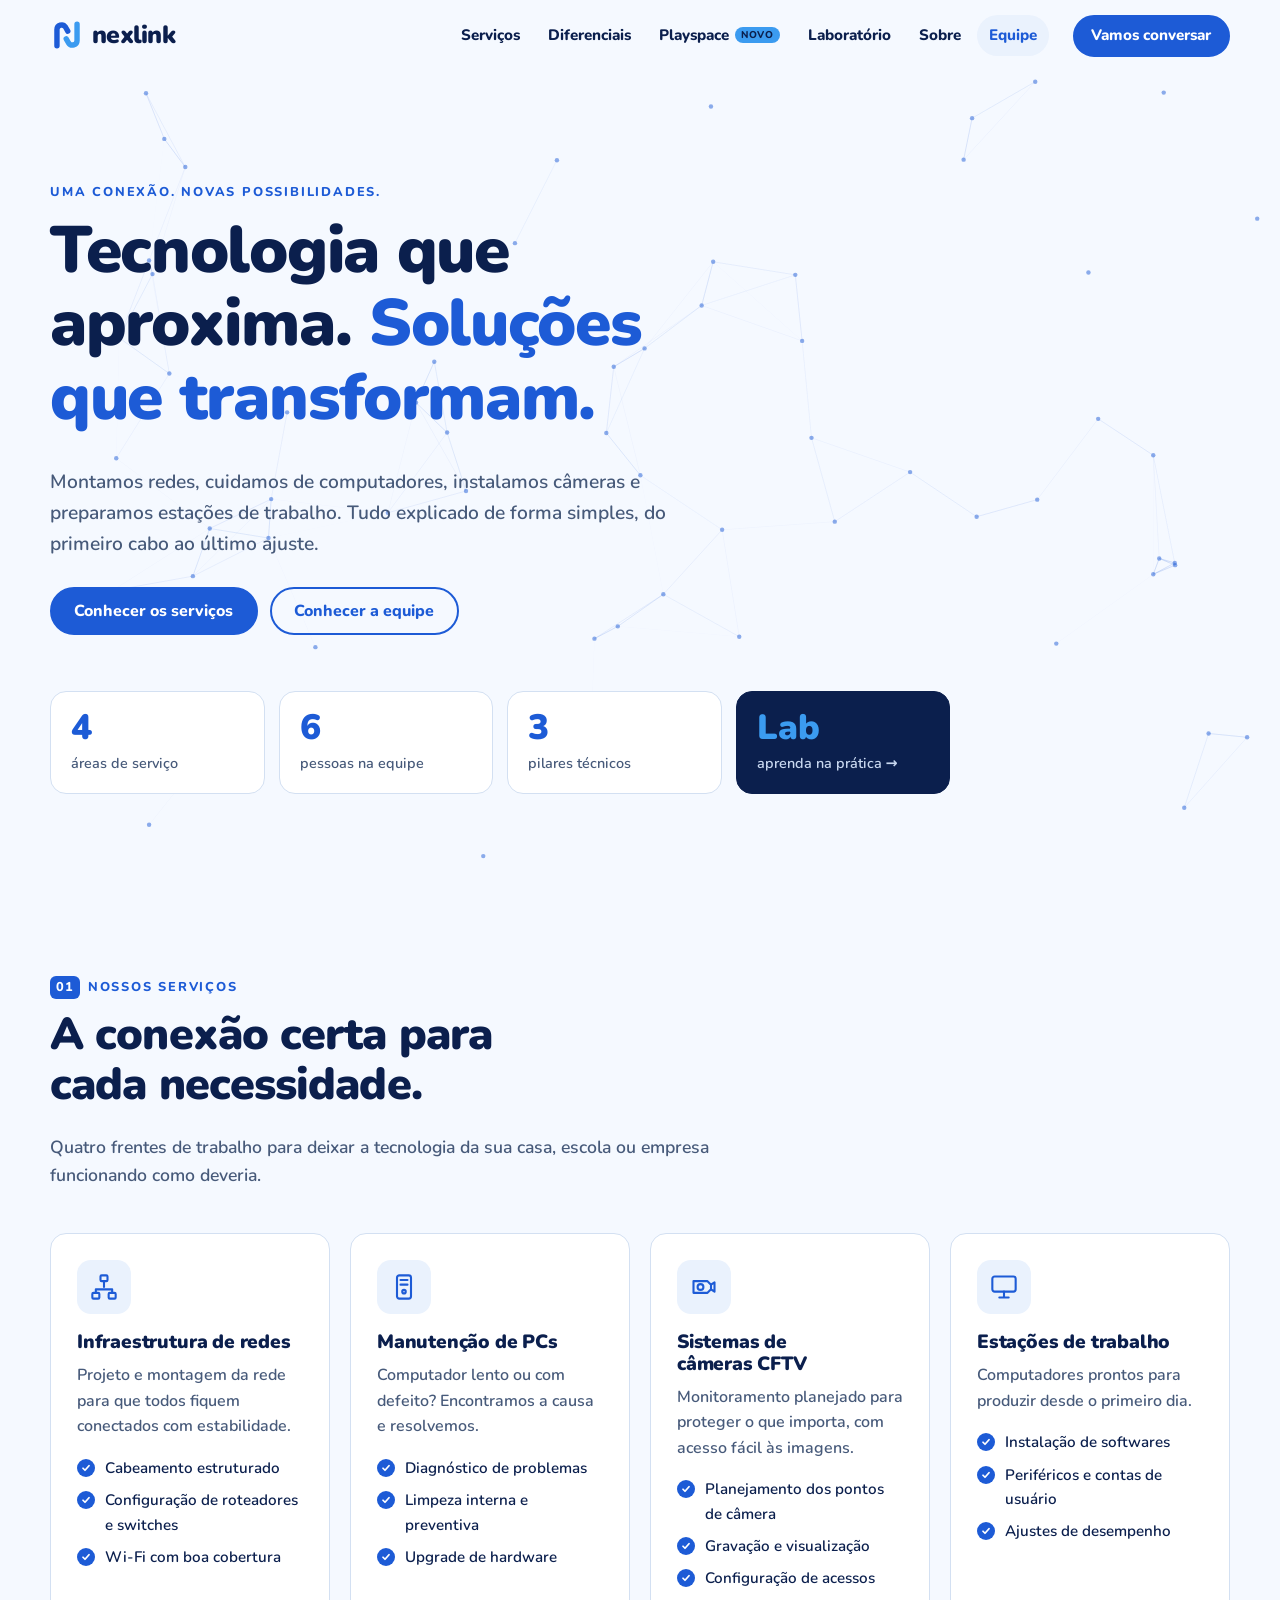
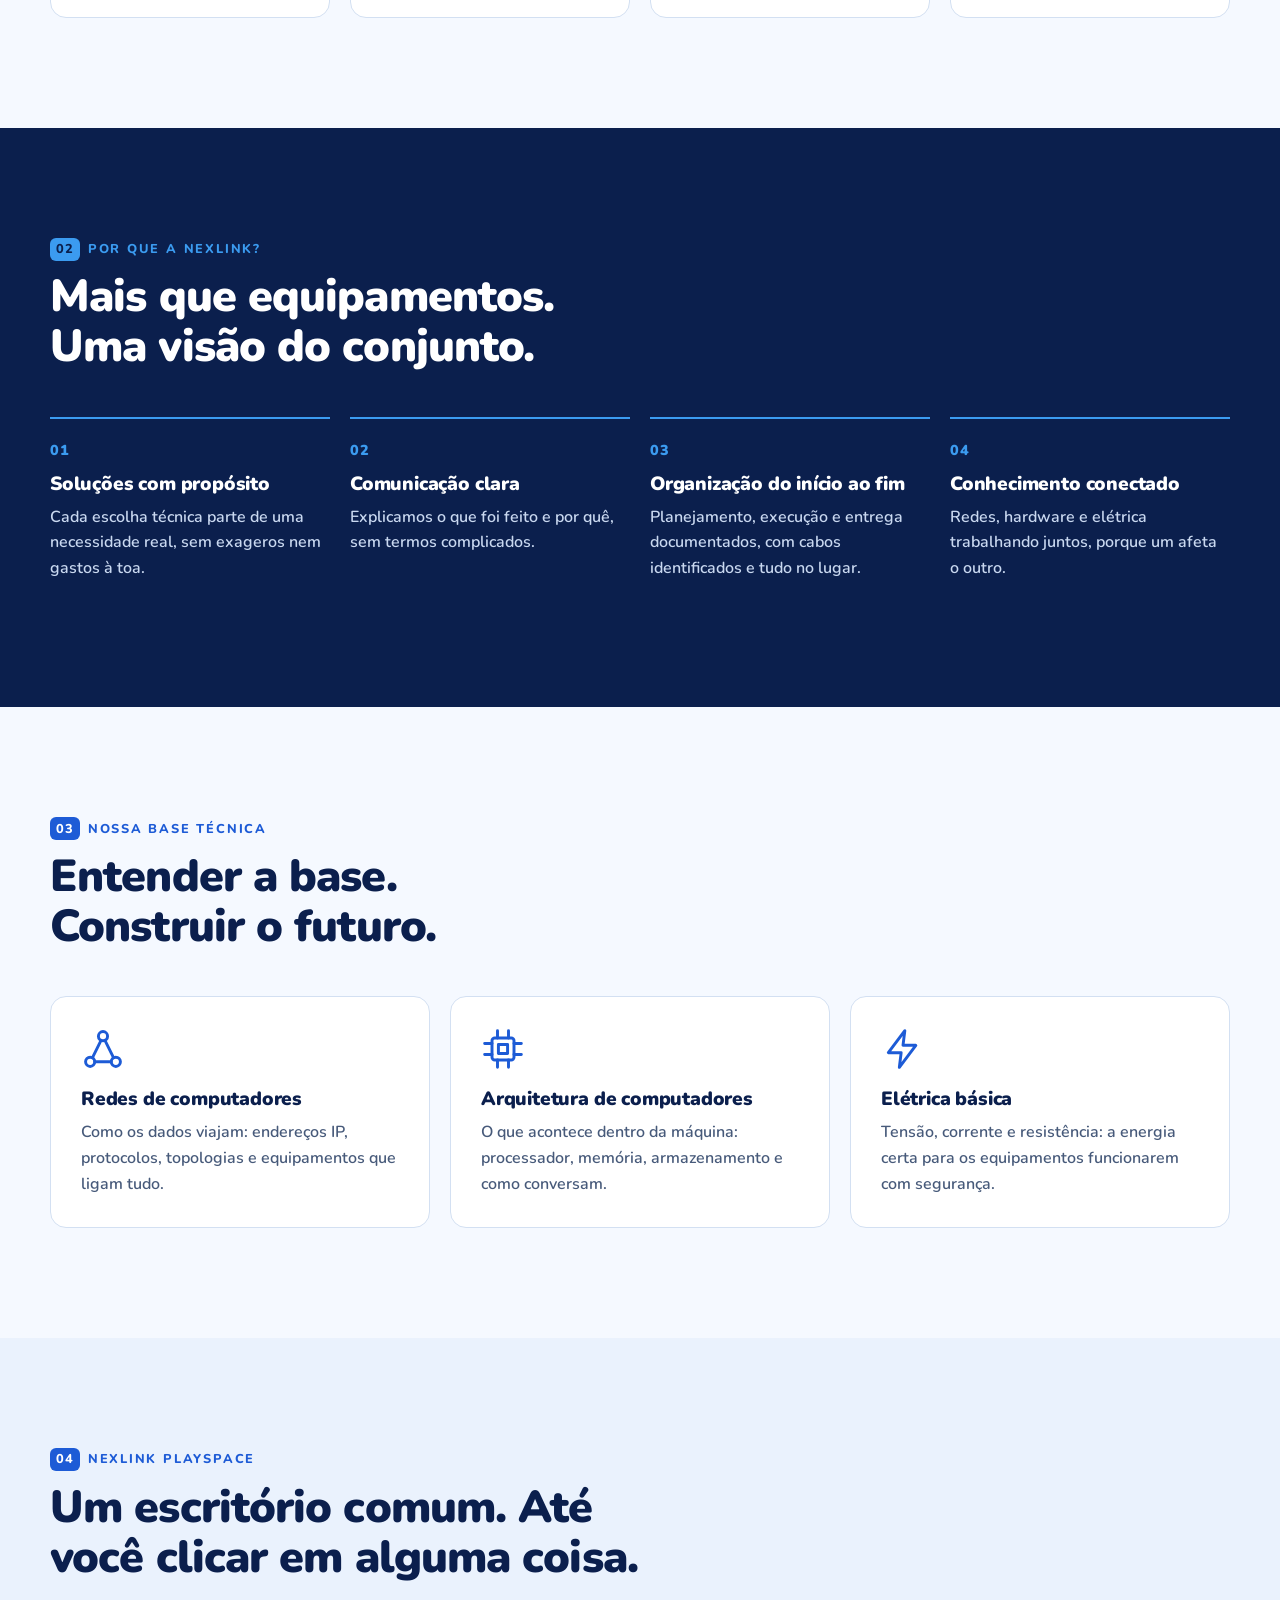
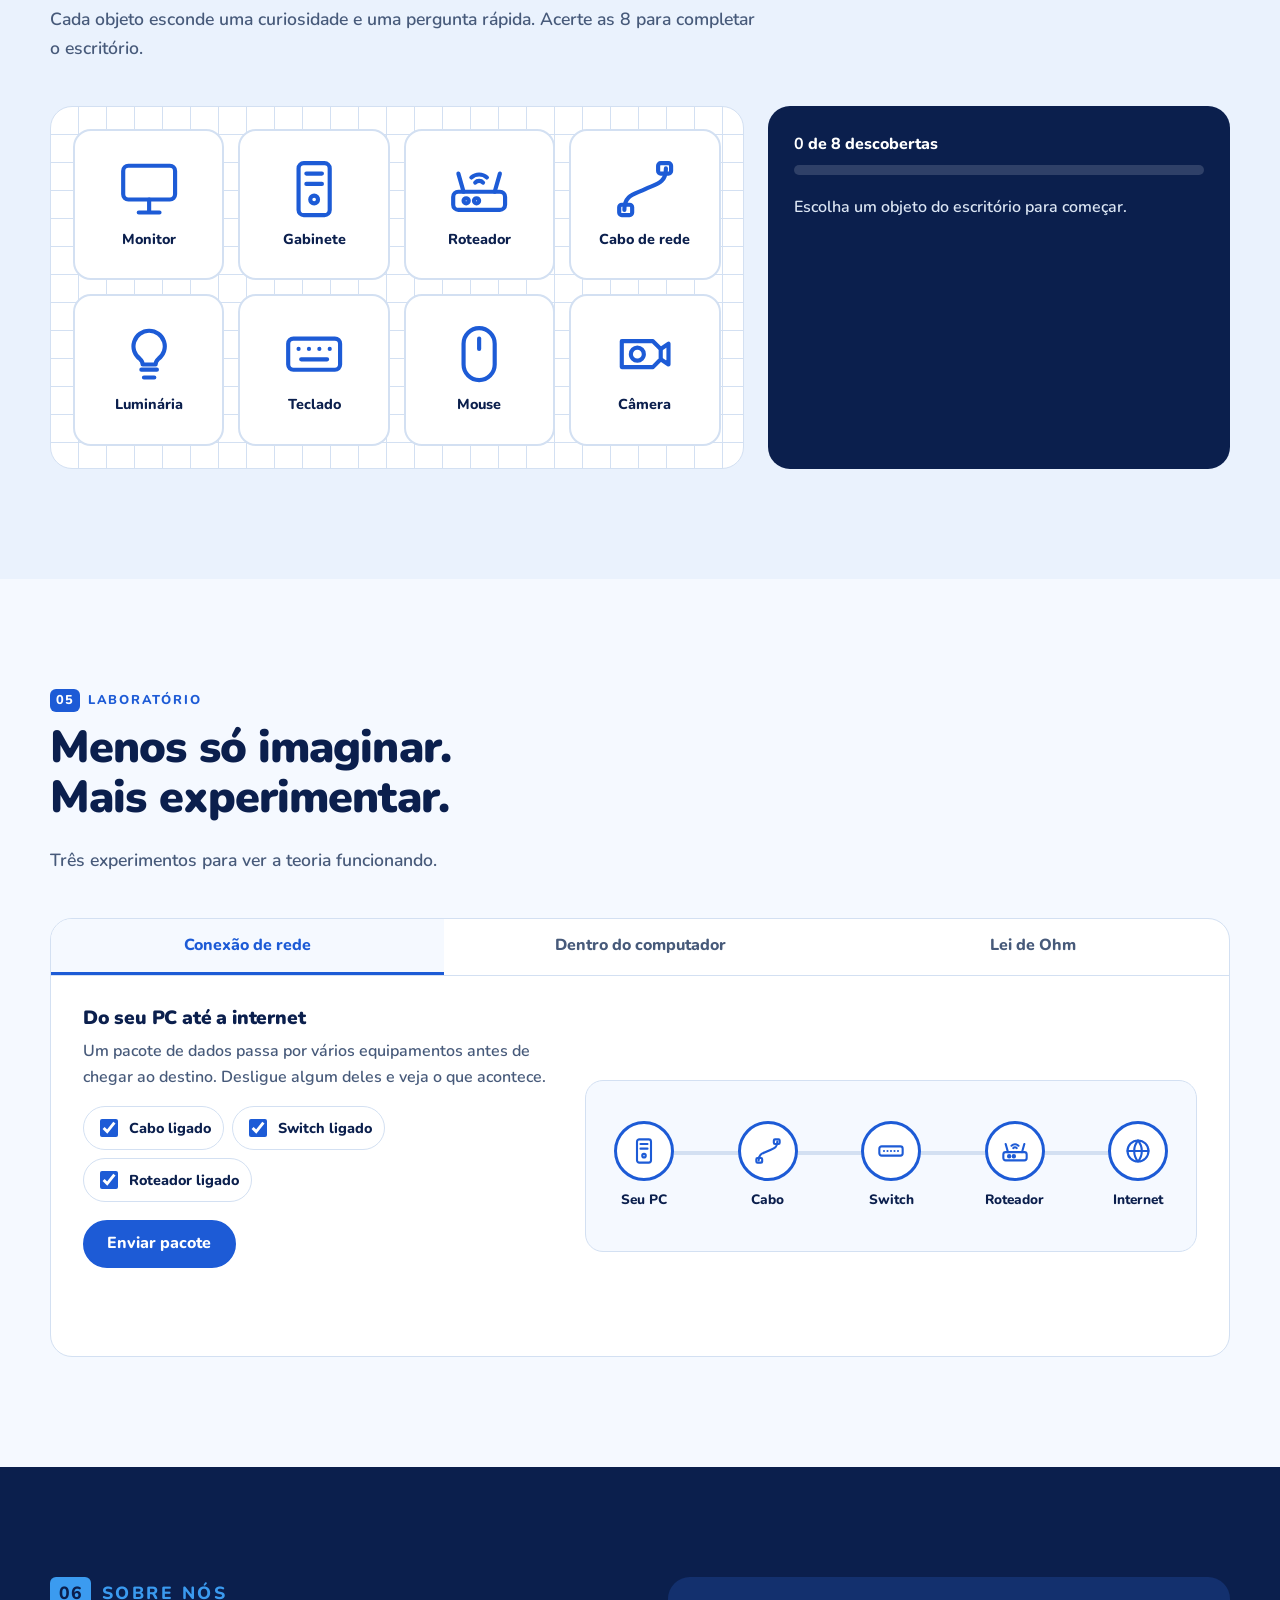
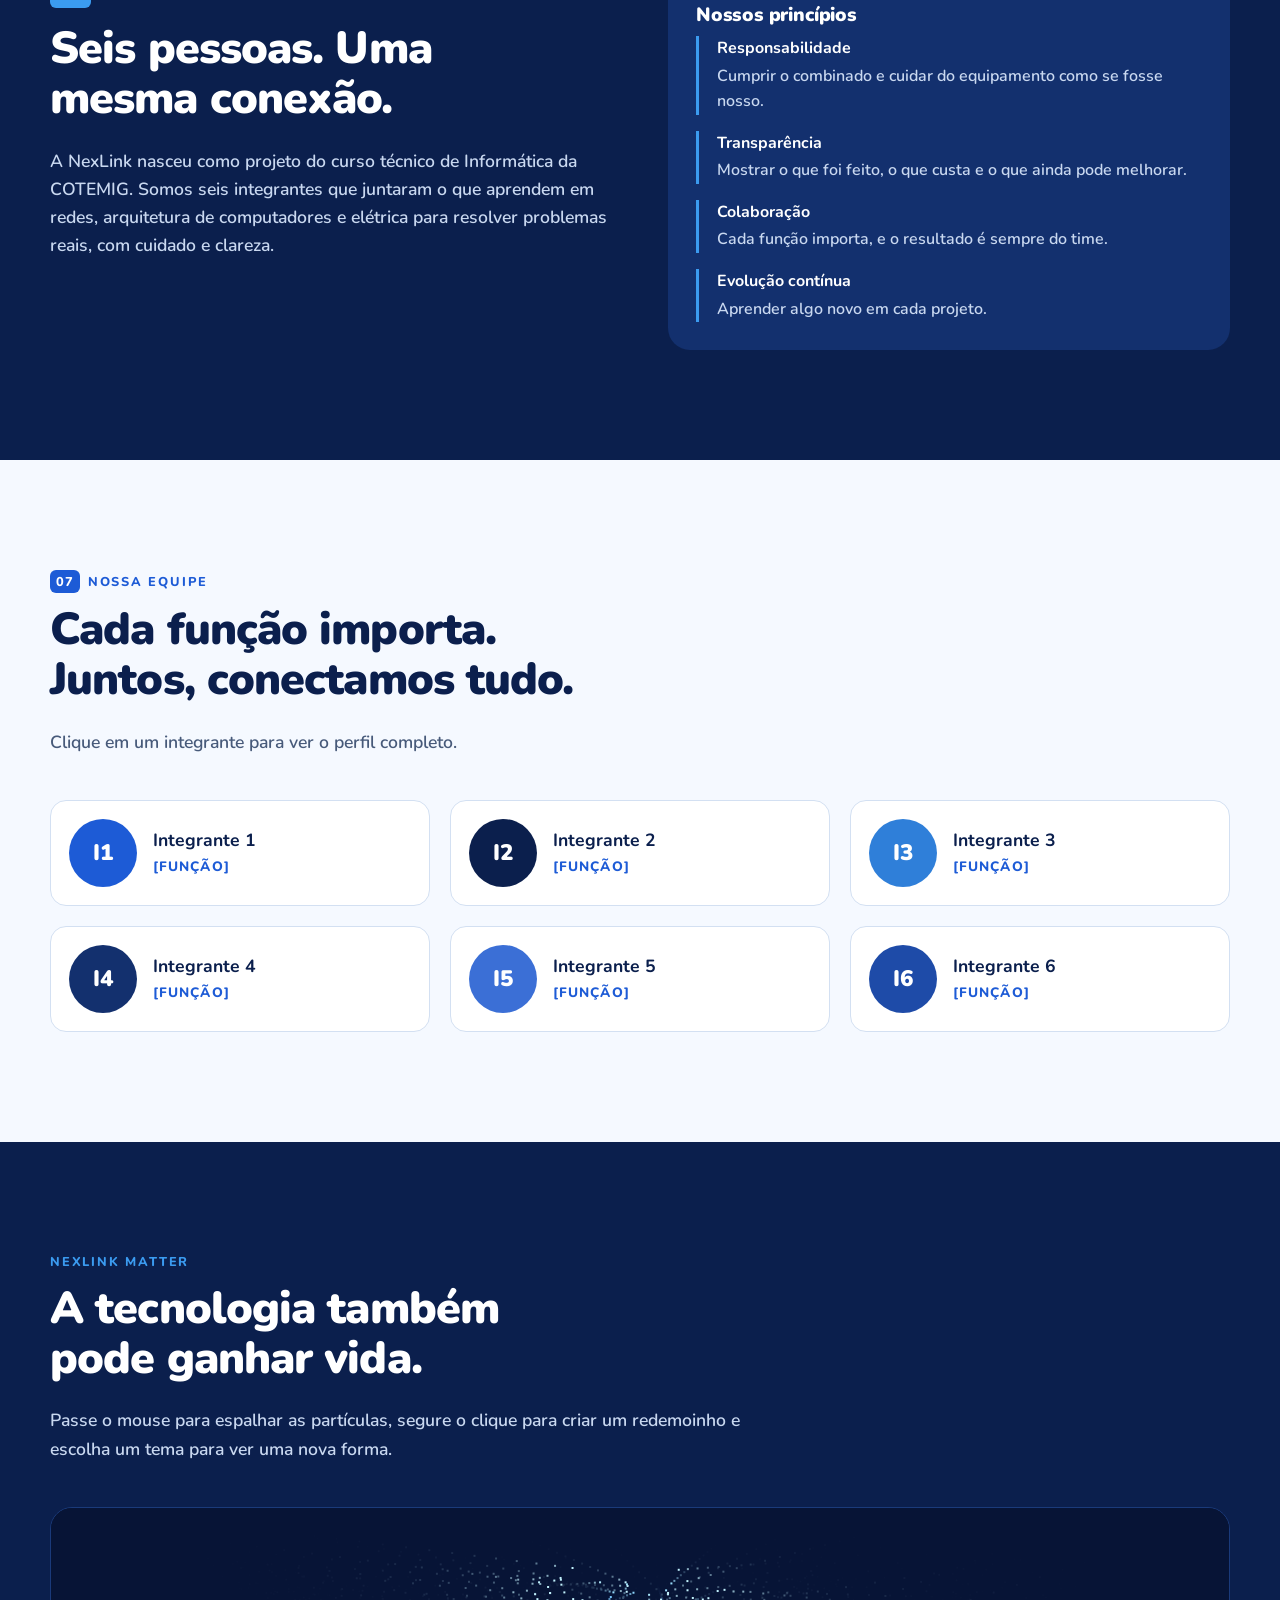
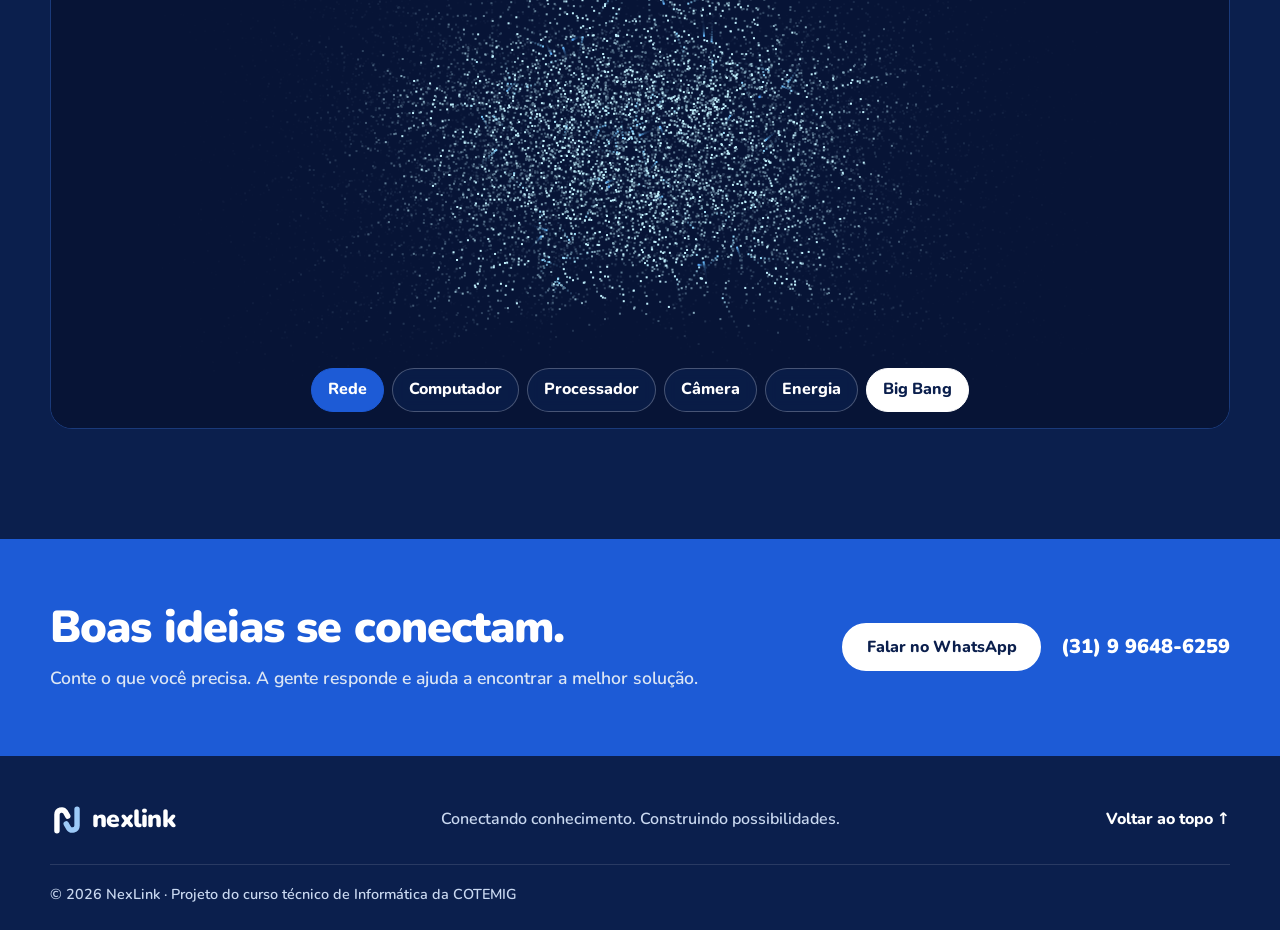
<file: index.html>
<!doctype html>
<html lang="pt-BR">
<head>
  <meta charset="utf-8">
  <meta name="viewport" content="width=device-width, initial-scale=1">
  <title>NexLink — Conectando conhecimento</title>
  <meta name="description" content="NexLink: infraestrutura de redes, manutenção de PCs, sistemas de câmeras CFTV e workstations. Tecnologia que aproxima. Soluções que transformam.">
  <meta name="theme-color" content="#0B1F4D">
  <meta property="og:title" content="NexLink — Conectando conhecimento">
  <meta property="og:description" content="Tecnologia que aproxima. Soluções que transformam.">
  <link rel="icon" href="assets/img/favicon.svg" type="image/svg+xml">
  <link rel="preload" href="assets/fonts/nunito-latin-800-normal.woff2" as="font" type="font/woff2" crossorigin>
  <link rel="stylesheet" href="assets/css/style.css">
</head>
<body>
  <a class="skip" href="#conteudo">Pular para o conteúdo</a>

  <!-- ============ CABEÇALHO ============ -->
  <header class="topo" id="topo">
    <div class="container topo__inner">
      <a href="#inicio" class="logo" aria-label="NexLink, voltar ao início">
        <svg class="logo__icon" viewBox="0 0 44 44" aria-hidden="true">
          <path d="M9 36 V15 a6 6 0 0 1 11 -3.3 L 23 17" class="logo__a"/>
          <path d="M21 27 L 24 32.3 a6 6 0 0 0 11 -3.3 V 8" class="logo__b"/>
        </svg>
        <span>nexlink</span>
      </a>

      <button class="menu-btn" aria-expanded="false" aria-controls="menu" aria-label="Abrir menu">
        <span></span><span></span><span></span>
      </button>

      <nav class="menu" id="menu" aria-label="Principal">
        <ul>
          <li><a href="#servicos">Serviços</a></li>
          <li><a href="#diferenciais">Diferenciais</a></li>
          <li><a href="#playspace">Playspace <em class="tag">novo</em></a></li>
          <li><a href="#laboratorio">Laboratório</a></li>
          <li><a href="#sobre">Sobre</a></li>
          <li><a href="#equipe">Equipe</a></li>
        </ul>
        <a class="btn btn--sm" href="https://wa.me/5531996486259" target="_blank" rel="noopener">Vamos conversar</a>
      </nav>
    </div>
  </header>

  <main id="conteudo">

    <!-- ============ HERO ============ -->
    <section class="hero" id="inicio">
      <canvas class="hero__rede" aria-hidden="true"></canvas>
      <div class="container hero__inner">
        <div class="hero__texto">
          <p class="eyebrow">Uma conexão. Novas possibilidades.</p>
          <h1>Tecnologia que aproxima. <span class="destaque">Soluções que transformam.</span></h1>
          <p class="hero__lead">Montamos redes, cuidamos de computadores, instalamos câmeras e preparamos estações de trabalho. Tudo explicado de forma simples, do primeiro cabo ao último ajuste.</p>
          <div class="hero__acoes">
            <a class="btn" href="#servicos">Conhecer os serviços</a>
            <a class="btn btn--ghost" href="#equipe">Conhecer a equipe</a>
          </div>
        </div>

        <ul class="numeros" aria-label="A NexLink em números">
          <li><strong data-conta="4">4</strong><span>áreas de serviço</span></li>
          <li><strong data-conta="6">6</strong><span>pessoas na equipe</span></li>
          <li><strong data-conta="3">3</strong><span>pilares técnicos</span></li>
          <li><a href="#laboratorio"><strong>Lab</strong><span>aprenda na prática →</span></a></li>
        </ul>
      </div>
    </section>

    <!-- ============ SERVIÇOS ============ -->
    <section class="secao" id="servicos">
      <div class="container">
        <header class="secao__cab">
          <p class="eyebrow"><span class="num">01</span> Nossos serviços</p>
          <h2>A conexão certa para cada necessidade.</h2>
          <p>Quatro frentes de trabalho para deixar a tecnologia da sua casa, escola ou empresa funcionando como deveria.</p>
        </header>

        <div class="grade grade--4">
          <article class="card servico">
            <div class="servico__icone" aria-hidden="true">
              <svg viewBox="0 0 24 24"><rect x="9" y="2" width="6" height="5" rx="1"/><rect x="2" y="17" width="6" height="5" rx="1"/><rect x="16" y="17" width="6" height="5" rx="1"/><path d="M12 7v5M5 17v-3h14v3"/></svg>
            </div>
            <h3>Infraestrutura de redes</h3>
            <p>Projeto e montagem da rede para que todos fiquem conectados com estabilidade.</p>
            <ul class="lista-check">
              <li>Cabeamento estruturado</li>
              <li>Configuração de roteadores e switches</li>
              <li>Wi-Fi com boa cobertura</li>
            </ul>
          </article>

          <article class="card servico">
            <div class="servico__icone" aria-hidden="true">
              <svg viewBox="0 0 24 24"><rect x="6" y="2" width="12" height="20" rx="2"/><path d="M9 6h6M9 10h6"/><circle cx="12" cy="16" r="1.5"/></svg>
            </div>
            <h3>Manutenção de PCs</h3>
            <p>Computador lento ou com defeito? Encontramos a causa e resolvemos.</p>
            <ul class="lista-check">
              <li>Diagnóstico de problemas</li>
              <li>Limpeza interna e preventiva</li>
              <li>Upgrade de hardware</li>
            </ul>
          </article>

          <article class="card servico">
            <div class="servico__icone" aria-hidden="true">
              <svg viewBox="0 0 24 24"><path d="M3 7h12l3 3v4l-3 3H3z"/><circle cx="9" cy="12" r="2.5"/><path d="M18 10l3-2v8l-3-2"/></svg>
            </div>
            <h3>Sistemas de câmeras CFTV</h3>
            <p>Monitoramento planejado para proteger o que importa, com acesso fácil às imagens.</p>
            <ul class="lista-check">
              <li>Planejamento dos pontos de câmera</li>
              <li>Gravação e visualização</li>
              <li>Configuração de acessos</li>
            </ul>
          </article>

          <article class="card servico">
            <div class="servico__icone" aria-hidden="true">
              <svg viewBox="0 0 24 24"><rect x="2" y="3" width="20" height="13" rx="2"/><path d="M8 21h8M12 16v5"/></svg>
            </div>
            <h3>Estações de trabalho</h3>
            <p>Computadores prontos para produzir desde o primeiro dia.</p>
            <ul class="lista-check">
              <li>Instalação de softwares</li>
              <li>Periféricos e contas de usuário</li>
              <li>Ajustes de desempenho</li>
            </ul>
          </article>
        </div>
      </div>
    </section>

    <!-- ============ DIFERENCIAIS ============ -->
    <section class="secao secao--escura" id="diferenciais">
      <div class="container">
        <header class="secao__cab">
          <p class="eyebrow"><span class="num">02</span> Por que a NexLink?</p>
          <h2>Mais que equipamentos. Uma visão do conjunto.</h2>
        </header>
        <div class="grade grade--4 diferenciais">
          <div class="dif"><span class="dif__n">01</span><h3>Soluções com propósito</h3><p>Cada escolha técnica parte de uma necessidade real, sem exageros nem gastos à toa.</p></div>
          <div class="dif"><span class="dif__n">02</span><h3>Comunicação clara</h3><p>Explicamos o que foi feito e por quê, sem termos complicados.</p></div>
          <div class="dif"><span class="dif__n">03</span><h3>Organização do início ao fim</h3><p>Planejamento, execução e entrega documentados, com cabos identificados e tudo no lugar.</p></div>
          <div class="dif"><span class="dif__n">04</span><h3>Conhecimento conectado</h3><p>Redes, hardware e elétrica trabalhando juntos, porque um afeta o outro.</p></div>
        </div>
      </div>
    </section>

    <!-- ============ BASE TÉCNICA ============ -->
    <section class="secao" id="base">
      <div class="container">
        <header class="secao__cab">
          <p class="eyebrow"><span class="num">03</span> Nossa base técnica</p>
          <h2>Entender a base. Construir o futuro.</h2>
        </header>
        <div class="grade grade--3">
          <article class="pilar">
            <svg viewBox="0 0 24 24" aria-hidden="true"><circle cx="12" cy="5" r="2.5"/><circle cx="5" cy="19" r="2.5"/><circle cx="19" cy="19" r="2.5"/><path d="M11 7.2 6.2 16.8M13 7.2l4.8 9.6M7.5 19h9"/></svg>
            <h3>Redes de computadores</h3>
            <p>Como os dados viajam: endereços IP, protocolos, topologias e equipamentos que ligam tudo.</p>
          </article>
          <article class="pilar">
            <svg viewBox="0 0 24 24" aria-hidden="true"><rect x="6" y="6" width="12" height="12" rx="1.5"/><rect x="9.5" y="9.5" width="5" height="5"/><path d="M9 2v4M15 2v4M9 18v4M15 18v4M2 9h4M2 15h4M18 9h4M18 15h4"/></svg>
            <h3>Arquitetura de computadores</h3>
            <p>O que acontece dentro da máquina: processador, memória, armazenamento e como conversam.</p>
          </article>
          <article class="pilar">
            <svg viewBox="0 0 24 24" aria-hidden="true"><path d="M13 2 4 14h7l-1 8 9-12h-7z"/></svg>
            <h3>Elétrica básica</h3>
            <p>Tensão, corrente e resistência: a energia certa para os equipamentos funcionarem com segurança.</p>
          </article>
        </div>
      </div>
    </section>

    <!-- ============ PLAYSPACE ============ -->
    <section class="secao secao--suave" id="playspace">
      <div class="container">
        <header class="secao__cab">
          <p class="eyebrow"><span class="num">04</span> NexLink Playspace</p>
          <h2>Um escritório comum. Até você clicar em alguma coisa.</h2>
          <p>Cada objeto esconde uma curiosidade e uma pergunta rápida. Acerte as 8 para completar o escritório.</p>
        </header>

        <div class="play">
          <div class="play__cena" role="group" aria-label="Objetos do escritório">
            <!-- objetos gerados pelo JS -->
          </div>
          <aside class="play__painel" aria-live="polite">
            <div class="play__progresso">
              <span><strong id="play-cont">0</strong> de 8 descobertas</span>
              <div class="barra"><div class="barra__fill" id="play-barra"></div></div>
            </div>
            <div class="play__conteudo" id="play-conteudo">
              <p class="play__vazio">Escolha um objeto do escritório para começar.</p>
            </div>
          </aside>
        </div>
      </div>
    </section>

    <!-- ============ LABORATÓRIO ============ -->
    <section class="secao" id="laboratorio">
      <div class="container">
        <header class="secao__cab">
          <p class="eyebrow"><span class="num">05</span> Laboratório</p>
          <h2>Menos só imaginar. Mais experimentar.</h2>
          <p>Três experimentos para ver a teoria funcionando.</p>
        </header>

        <div class="lab">
          <div class="abas" role="tablist" aria-label="Experimentos">
            <button role="tab" id="aba-rede" aria-controls="exp-rede" aria-selected="true">Conexão de rede</button>
            <button role="tab" id="aba-pc" aria-controls="exp-pc" aria-selected="false" tabindex="-1">Dentro do computador</button>
            <button role="tab" id="aba-ohm" aria-controls="exp-ohm" aria-selected="false" tabindex="-1">Lei de Ohm</button>
          </div>

          <!-- Experimento 1 -->
          <div class="exp" role="tabpanel" id="exp-rede" aria-labelledby="aba-rede">
            <div class="exp__info">
              <h3>Do seu PC até a internet</h3>
              <p>Um pacote de dados passa por vários equipamentos antes de chegar ao destino. Desligue algum deles e veja o que acontece.</p>
              <div class="toggles" id="rede-toggles"></div>
              <button class="btn" id="rede-enviar">Enviar pacote</button>
              <p class="exp__status" id="rede-status" aria-live="polite"></p>
            </div>
            <div class="rede-vis" aria-hidden="true">
              <div class="rede-trilha" id="rede-trilha"></div>
              <div class="pacote" id="rede-pacote"></div>
            </div>
          </div>

          <!-- Experimento 2 -->
          <div class="exp" role="tabpanel" id="exp-pc" aria-labelledby="aba-pc" hidden>
            <div class="exp__info">
              <h3>Peças que trabalham juntas</h3>
              <p>Clique em cada componente para saber o que ele faz.</p>
              <div class="peca-info" id="peca-info" aria-live="polite">
                <strong>Placa-mãe</strong>
                <p>É a base que liga todas as peças. Por ela passam os dados e a energia entre processador, memória, armazenamento e placa de vídeo.</p>
              </div>
            </div>
            <div class="placa" id="placa"></div>
          </div>

          <!-- Experimento 3 -->
          <div class="exp" role="tabpanel" id="exp-ohm" aria-labelledby="aba-ohm" hidden>
            <div class="exp__info">
              <h3>V = R × I</h3>
              <p>A corrente (I) aumenta com a tensão (V) e diminui com a resistência (R). Mexa nos controles.</p>
              <label class="slider">Tensão: <output id="ohm-v-out">12</output> V
                <input type="range" id="ohm-v" min="1" max="24" value="12">
              </label>
              <label class="slider">Resistência: <output id="ohm-r-out">100</output> Ω
                <input type="range" id="ohm-r" min="10" max="1000" step="10" value="100">
              </label>
              <p class="ohm-res">Corrente: <strong id="ohm-i">120 mA</strong></p>
              <p class="exp__status" id="ohm-dica"></p>
            </div>
            <div class="circuito">
              <svg viewBox="0 0 340 230" role="img" aria-label="Circuito com bateria, resistor e lâmpada">
                <path class="fio" d="M40 60 H280 V180 H40 Z"/>
                <path class="fio fio--fluxo" id="ohm-fluxo" d="M40 60 H280 V180 H40 Z"/>
                <g transform="translate(22 95)"><rect width="36" height="50" rx="5" class="bat"/><text x="18" y="31" text-anchor="middle" class="bat__t">V</text></g>
                <g transform="translate(130 48)"><path d="M0 12 l8 -12 l12 24 l12 -24 l12 24 l12 -24 l8 12" class="res"/></g>
                <g transform="translate(250 120)">
                  <circle cx="30" cy="30" r="44" class="brilho" id="ohm-brilho"/>
                  <circle cx="30" cy="30" r="20" class="lamp" id="ohm-lamp"/>
                </g>
              </svg>
            </div>
          </div>
        </div>
      </div>
    </section>

    <!-- ============ SOBRE ============ -->
    <section class="secao secao--escura" id="sobre">
      <div class="container sobre">
        <div>
          <p class="eyebrow"><span class="num">06</span> Sobre nós</p>
          <h2>Seis pessoas. Uma mesma conexão.</h2>
          <p>A NexLink nasceu como projeto do curso técnico de Informática da COTEMIG. Somos seis integrantes que juntaram o que aprendem em redes, arquitetura de computadores e elétrica para resolver problemas reais, com cuidado e clareza.</p>
        </div>
        <div class="principios">
          <h3>Nossos princípios</h3>
          <ul>
            <li><strong>Responsabilidade</strong><span>Cumprir o combinado e cuidar do equipamento como se fosse nosso.</span></li>
            <li><strong>Transparência</strong><span>Mostrar o que foi feito, o que custa e o que ainda pode melhorar.</span></li>
            <li><strong>Colaboração</strong><span>Cada função importa, e o resultado é sempre do time.</span></li>
            <li><strong>Evolução contínua</strong><span>Aprender algo novo em cada projeto.</span></li>
          </ul>
        </div>
      </div>
    </section>

    <!-- ============ EQUIPE ============ -->
    <section class="secao" id="equipe">
      <div class="container">
        <header class="secao__cab">
          <p class="eyebrow"><span class="num">07</span> Nossa equipe</p>
          <h2>Cada função importa. Juntos, conectamos tudo.</h2>
          <p>Clique em um integrante para ver o perfil completo.</p>
        </header>
        <div class="grade grade--3 equipe" id="equipe-lista"><!-- gerado pelo JS --></div>
      </div>

      <dialog class="perfil" id="perfil">
        <button class="perfil__fechar" aria-label="Fechar perfil">×</button>
        <div class="perfil__foto" id="perfil-foto"></div>
        <div>
          <p class="eyebrow" id="perfil-funcao"></p>
          <h3 id="perfil-nome"></h3>
          <p id="perfil-resp"></p>
        </div>
      </dialog>
    </section>

    <!-- ============ PARTÍCULAS ============ -->
    <section class="secao secao--escura matter" id="matter">
      <div class="container">
        <header class="secao__cab">
          <p class="eyebrow">NexLink Matter</p>
          <h2>A tecnologia também pode ganhar vida.</h2>
          <p>Passe o mouse para espalhar as partículas, segure o clique para criar um redemoinho e escolha um tema para ver uma nova forma.</p>
        </header>
        <div class="matter__palco">
          <canvas id="matter-canvas" aria-label="Animação de partículas interativa" role="img">Seu navegador não suporta a animação.</canvas>
          <div class="matter__botoes" role="group" aria-label="Temas da animação">
            <button data-tema="rede" aria-pressed="true">Rede</button>
            <button data-tema="pc" aria-pressed="false">Computador</button>
            <button data-tema="chip" aria-pressed="false">Processador</button>
            <button data-tema="camera" aria-pressed="false">Câmera</button>
            <button data-tema="energia" aria-pressed="false">Energia</button>
            <button data-tema="bang" class="bang">Big Bang</button>
          </div>
        </div>
      </div>
    </section>

    <!-- ============ CONTATO ============ -->
    <section class="contato" id="contato">
      <div class="container contato__inner">
        <div>
          <h2>Boas ideias se conectam.</h2>
          <p>Conte o que você precisa. A gente responde e ajuda a encontrar a melhor solução.</p>
        </div>
        <div class="contato__acoes">
          <a class="btn btn--branco" href="https://wa.me/5531996486259" target="_blank" rel="noopener">Falar no WhatsApp</a>
          <a class="contato__tel" href="tel:+5531996486259">(31) 9 9648-6259</a>
        </div>
      </div>
    </section>
  </main>

  <footer class="rodape">
    <div class="container rodape__inner">
      <a href="#inicio" class="logo logo--branco" aria-label="NexLink, voltar ao início">
        <svg class="logo__icon" viewBox="0 0 44 44" aria-hidden="true">
          <path d="M9 36 V15 a6 6 0 0 1 11 -3.3 L 23 17" class="logo__a"/>
          <path d="M21 27 L 24 32.3 a6 6 0 0 0 11 -3.3 V 8" class="logo__b"/>
        </svg>
        <span>nexlink</span>
      </a>
      <p>Conectando conhecimento. Construindo possibilidades.</p>
      <a href="#inicio" class="rodape__topo">Voltar ao topo ↑</a>
    </div>
    <div class="container rodape__copy">© <span id="ano">2026</span> NexLink · Projeto do curso técnico de Informática da COTEMIG</div>
  </footer>

  <script src="assets/js/main.js" defer></script>
</body>
</html>
</file>
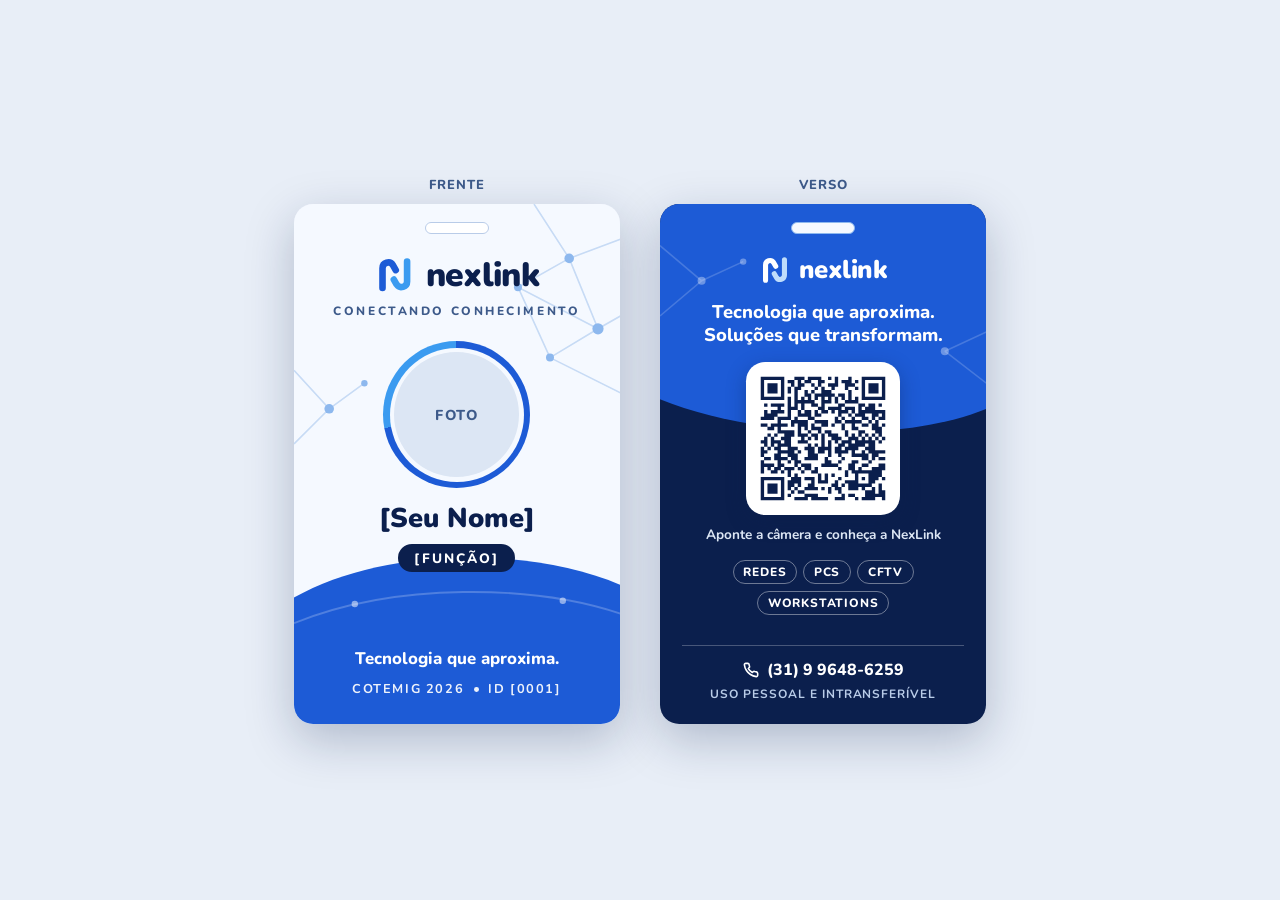
<file: cracha/index.html>
<!doctype html>
<html lang="pt-BR">
<head>
<meta charset="utf-8">
<meta name="viewport" content="width=device-width, initial-scale=1">
<title>Crachá NexLink</title>
<style>
  @font-face { font-family: 'Nunito'; font-weight: 600; font-style: normal; font-display: swap; src: url('fonts/nunito-latin-600-normal.woff2') format('woff2'); }
  @font-face { font-family: 'Nunito'; font-weight: 700; font-style: normal; font-display: swap; src: url('fonts/nunito-latin-700-normal.woff2') format('woff2'); }
  @font-face { font-family: 'Nunito'; font-weight: 800; font-style: normal; font-display: swap; src: url('fonts/nunito-latin-800-normal.woff2') format('woff2'); }
  @font-face { font-family: 'Nunito'; font-weight: 900; font-style: normal; font-display: swap; src: url('fonts/nunito-latin-900-normal.woff2') format('woff2'); }
  body { margin: 0; min-height: 100vh; display: flex; flex-wrap: wrap; gap: 40px; align-items: center; justify-content: center; background: #E8EEF7; font-family: 'Nunito', system-ui, sans-serif; padding: 40px; box-sizing: border-box; }
  .lado { display: flex; flex-direction: column; align-items: center; gap: 10px; }
  .lado > p { margin: 0; font-size: 13px; font-weight: 800; color: #3D5A8A; letter-spacing: 1px; text-transform: uppercase; }
  .cartao { border-radius: 12px; overflow: hidden; box-shadow: 0 10px 30px rgba(11,31,77,.25); zoom: 1.6; }
  @page { size: 54mm 86mm; margin: 0; }
  @media print {
    body { display: block; padding: 0; background: none; min-height: 0; }
    .lado > p { display: none; }
    .cartao { zoom: 1; border-radius: 0; box-shadow: none; page-break-after: always; break-after: page; }
    * { -webkit-print-color-adjust: exact; print-color-adjust: exact; }
  }
</style>
</head>
<body>
<section class="lado"><p>Frente</p><div class="cartao" id="frente">
<div style="width: 204px; height: 325px; position: relative; overflow: hidden; background: #F5F9FF; font-family: 'Nunito', system-ui, sans-serif; color: #0B1F4D">
<svg width="204" height="325" viewBox="0 0 204 325" style="position: absolute; left: 0; top: 0" aria-hidden="true">
<g stroke="#C7DBF5" stroke-width="1" fill="none">
<path d="M150 0 L172 34 L204 22 M172 34 L190 78 L204 70 M172 34 L140 52 L190 78 M140 52 L160 96 L190 78 M160 96 L204 118"></path>
<path d="M0 104 L22 128 L0 150 M22 128 L44 112"></path>
</g>
<g fill="#8DB8EE">
<circle cx="172" cy="34" r="3"></circle>
<circle cx="140" cy="52" r="2.5"></circle>
<circle cx="190" cy="78" r="3.5"></circle>
<circle cx="160" cy="96" r="2.5"></circle>
<circle cx="22" cy="128" r="3"></circle>
<circle cx="44" cy="112" r="2"></circle>
</g>
<path d="M0 246 C 56 214, 148 214, 204 238 L 204 325 L 0 325 Z" fill="#1D5BD6"></path>
<path d="M0 262 C 64 236, 150 238, 204 256" fill="none" stroke="#FFFFFF" stroke-opacity="0.22" stroke-width="1.2"></path>
<g fill="#FFFFFF" fill-opacity="0.5">
<circle cx="38" cy="250" r="2"></circle>
<circle cx="168" cy="248" r="2"></circle>
</g>
</svg>
<div style="position: absolute; left: 82px; top: 11px; width: 40px; height: 8px; border-radius: 4px; background: #FFFFFF; border: 1px solid #B9CCE8; box-sizing: border-box"></div>
<div style="position: relative; display: flex; flex-direction: column; align-items: center; padding-top: 30px; gap: 3px">
<div style="display: flex; align-items: center; gap: 6px">
<svg width="26" height="26" viewBox="0 0 44 44" role="img" aria-label="Logo NexLink">
<path d="M9 36 V15 a6 6 0 0 1 11 -3.3 L 23 17" fill="none" stroke="#1D5BD6" stroke-width="7" stroke-linecap="round" stroke-linejoin="round"></path>
<path d="M21 27 L 24 32.3 a6 6 0 0 0 11 -3.3 V 8" fill="none" stroke="#3B9BF0" stroke-width="7" stroke-linecap="round" stroke-linejoin="round"></path>
</svg>
<span style="font-size: 21px; font-weight: 900; letter-spacing: -0.4px; color: #0B1F4D">nexlink</span>
</div>
<div style="font-size: 7.5px; font-weight: 800; letter-spacing: 1.6px; text-transform: uppercase; color: #3D5A8A">Conectando conhecimento</div>
</div>
<div style="position: relative; display: flex; justify-content: center; margin-top: 14px">
<div style="width: 92px; height: 92px; border-radius: 50%; background: conic-gradient(#1D5BD6 0 72%, #3B9BF0 72% 100%); display: flex; align-items: center; justify-content: center">
<div style="width: 84px; height: 84px; border-radius: 50%; background: #F5F9FF; display: flex; align-items: center; justify-content: center">
<div style="width: 78px; height: 78px; border-radius: 50%; background: #DCE6F4; display: flex; align-items: center; justify-content: center; font-size: 9px; font-weight: 800; letter-spacing: 1px; color: #3D5A8A">FOTO</div>
</div>
</div>
</div>
<div style="position: relative; display: flex; flex-direction: column; align-items: center; margin-top: 10px; padding: 0 14px; gap: 6px; text-align: center">
<div style="font-size: 17px; font-weight: 900; line-height: 1.1; color: #0B1F4D">[Seu Nome]</div>
<div style="font-size: 8.5px; font-weight: 800; letter-spacing: 1.3px; text-transform: uppercase; color: #FFFFFF; background: #0B1F4D; border-radius: 999px; padding: 3px 10px">[Função]</div>
</div>
<div style="position: absolute; left: 0; right: 0; bottom: 16px; display: flex; flex-direction: column; align-items: center; gap: 7px; color: #FFFFFF">
<div style="font-size: 10.5px; font-weight: 800; text-align: center; line-height: 1.25">Tecnologia que aproxima.</div>
<div style="display: flex; align-items: center; gap: 6px; font-size: 8px; font-weight: 700; letter-spacing: 1px; text-transform: uppercase; opacity: 0.92">
<span>COTEMIG 2026</span>
<span style="width: 3px; height: 3px; border-radius: 50%; background: #FFFFFF"></span>
<span>ID [0001]</span>
</div>
</div>
</div>
</div></section>
<section class="lado"><p>Verso</p><div class="cartao" id="verso">
<div style="width: 204px; height: 325px; position: relative; overflow: hidden; background: #0B1F4D; font-family: 'Nunito', system-ui, sans-serif; color: #FFFFFF">
<svg width="204" height="325" viewBox="0 0 204 325" style="position: absolute; left: 0; top: 0" aria-hidden="true">
<path d="M0 0 H204 V128 C 150 150, 60 146, 0 122 Z" fill="#1D5BD6"></path>
<g stroke="#FFFFFF" stroke-opacity="0.18" stroke-width="1" fill="none">
<path d="M0 26 L26 48 L0 70 M26 48 L52 36 M178 92 L204 80 M178 92 L204 112"></path>
</g>
<g fill="#FFFFFF" fill-opacity="0.35">
<circle cx="26" cy="48" r="2.5"></circle>
<circle cx="52" cy="36" r="2"></circle>
<circle cx="178" cy="92" r="2.5"></circle>
</g>
</svg>
<div style="position: absolute; left: 82px; top: 11px; width: 40px; height: 8px; border-radius: 4px; background: #F5F9FF; border: 1px solid #8DB8EE; box-sizing: border-box"></div>
<div style="position: relative; display: flex; flex-direction: column; align-items: center; padding: 30px 14px 0; gap: 8px; text-align: center">
<div style="display: flex; align-items: center; gap: 5px">
<svg width="20" height="20" viewBox="0 0 44 44" role="img" aria-label="Logo NexLink">
<path d="M9 36 V15 a6 6 0 0 1 11 -3.3 L 23 17" fill="none" stroke="#FFFFFF" stroke-width="7" stroke-linecap="round" stroke-linejoin="round"></path>
<path d="M21 27 L 24 32.3 a6 6 0 0 0 11 -3.3 V 8" fill="none" stroke="#BFDDFB" stroke-width="7" stroke-linecap="round" stroke-linejoin="round"></path>
</svg>
<span style="font-size: 16px; font-weight: 900; letter-spacing: -0.3px">nexlink</span>
</div>
<div style="font-size: 11.5px; font-weight: 800; line-height: 1.25">Tecnologia que aproxima.<br>Soluções que transformam.</div>
</div>
<div style="position: relative; display: flex; flex-direction: column; align-items: center; margin-top: 10px; gap: 6px">
<div style="width: 96px; height: 96px; background: #FFFFFF; border-radius: 12px; display: flex; align-items: center; justify-content: center; box-shadow: 0 4px 12px rgba(11,31,77,0.35)">
<img src="qrcode-site.svg" alt="QR code para o site da NexLink" style="width: 86px; height: 86px; display: block">
</div>
<div style="font-size: 8.5px; font-weight: 700; color: #DCE6F4">Aponte a câmera e conheça a NexLink</div>
</div>
<div style="position: relative; margin-top: 10px; display: flex; justify-content: center; gap: 4px; flex-wrap: wrap; padding: 0 12px">
<span style="font-size: 7.5px; font-weight: 800; letter-spacing: 0.5px; text-transform: uppercase; border: 1px solid rgba(255,255,255,0.4); border-radius: 999px; padding: 2px 6px">Redes</span>
<span style="font-size: 7.5px; font-weight: 800; letter-spacing: 0.5px; text-transform: uppercase; border: 1px solid rgba(255,255,255,0.4); border-radius: 999px; padding: 2px 6px">PCs</span>
<span style="font-size: 7.5px; font-weight: 800; letter-spacing: 0.5px; text-transform: uppercase; border: 1px solid rgba(255,255,255,0.4); border-radius: 999px; padding: 2px 6px">CFTV</span>
<span style="font-size: 7.5px; font-weight: 800; letter-spacing: 0.5px; text-transform: uppercase; border: 1px solid rgba(255,255,255,0.4); border-radius: 999px; padding: 2px 6px">Workstations</span>
</div>
<div style="position: absolute; left: 14px; right: 14px; bottom: 14px; border-top: 1px solid rgba(255,255,255,0.25); padding-top: 8px; display: flex; flex-direction: column; align-items: center; gap: 3px">
<div style="display: flex; align-items: center; gap: 5px; font-size: 10px; font-weight: 800">
<svg width="10" height="10" viewBox="0 0 24 24" fill="none" stroke="#FFFFFF" stroke-width="2.4" stroke-linecap="round" stroke-linejoin="round" aria-hidden="true"><path d="M22 16.9v3a2 2 0 0 1-2.2 2 19.8 19.8 0 0 1-8.6-3.1 19.5 19.5 0 0 1-6-6A19.8 19.8 0 0 1 2.1 4.2 2 2 0 0 1 4.1 2h3a2 2 0 0 1 2 1.7c.1.9.4 1.8.7 2.7a2 2 0 0 1-.5 2.1L8 9.8a16 16 0 0 0 6 6l1.3-1.3a2 2 0 0 1 2.1-.4c.9.3 1.8.6 2.7.7a2 2 0 0 1 1.7 2z"></path></svg>
<span>(31) 9 9648-6259</span>
</div>
<div style="font-size: 7.5px; font-weight: 700; letter-spacing: 0.6px; text-transform: uppercase; color: #B9CCE8">Uso pessoal e intransferível</div>
</div>
</div>
</div></section>
</body>
</html>
</file>
<file: assets/css/style.css>
/* ===== Fontes (Nunito, SIL OFL) ===== */
@font-face { font-family: "Nunito"; font-weight: 600; font-display: swap; src: url("../fonts/nunito-latin-600-normal.woff2") format("woff2"); }
@font-face { font-family: "Nunito"; font-weight: 700; font-display: swap; src: url("../fonts/nunito-latin-700-normal.woff2") format("woff2"); }
@font-face { font-family: "Nunito"; font-weight: 800; font-display: swap; src: url("../fonts/nunito-latin-800-normal.woff2") format("woff2"); }
@font-face { font-family: "Nunito"; font-weight: 900; font-display: swap; src: url("../fonts/nunito-latin-900-normal.woff2") format("woff2"); }

/* ===== Variáveis ===== */
:root {
  --azul: #1D5BD6;
  --azul-claro: #3B9BF0;
  --marinho: #0B1F4D;
  --marinho-2: #13306E;
  --suave: #EAF2FD;
  --fundo: #F5F9FF;
  --texto: #0B1F4D;
  --texto-2: #475A7A;
  --linha: #D3E0F2;
  --branco: #FFFFFF;
  --verde: #12805C;
  --vermelho: #C2323C;
  --raio: 16px;
  --sombra: 0 10px 30px rgba(11, 31, 77, .08);
  --topo-h: 72px;
}

* { box-sizing: border-box; }
html { scroll-behavior: smooth; scroll-padding-top: var(--topo-h); }
@media (prefers-reduced-motion: reduce) { html { scroll-behavior: auto; } }
body {
  margin: 0;
  font-family: "Nunito", system-ui, -apple-system, "Segoe UI", sans-serif;
  font-weight: 600;
  color: var(--texto);
  background: var(--fundo);
  line-height: 1.6;
  -webkit-font-smoothing: antialiased;
}
img, svg, canvas { display: block; max-width: 100%; }
h1, h2, h3 { line-height: 1.12; margin: 0 0 .5em; font-weight: 900; letter-spacing: -.02em; text-wrap: balance; }
h1 { font-size: clamp(2.3rem, 5.4vw, 4.1rem); }
h2 { font-size: clamp(1.8rem, 3.6vw, 2.8rem); }
h3 { font-size: 1.2rem; letter-spacing: -.01em; }
p { margin: 0 0 1em; text-wrap: pretty; }
a { color: var(--azul); }
button { font: inherit; cursor: pointer; }
:focus-visible { outline: 3px solid var(--azul-claro); outline-offset: 3px; border-radius: 6px; }

.container { width: min(1180px, 100% - 40px); margin-inline: auto; }
.skip { position: absolute; left: -999px; top: 8px; background: var(--marinho); color: #fff; padding: 8px 14px; border-radius: 8px; z-index: 100; }
.skip:focus { left: 8px; }

.eyebrow { font-size: .8rem; font-weight: 800; letter-spacing: .14em; text-transform: uppercase; color: var(--azul); margin-bottom: .9em; display: flex; align-items: center; gap: .6em; }
.eyebrow .num { background: var(--azul); color: #fff; border-radius: 6px; padding: .1em .5em; letter-spacing: .05em; }

/* ===== Botões ===== */
.btn {
  display: inline-flex; align-items: center; justify-content: center; gap: .5em;
  min-height: 48px; padding: 0 1.4em; border-radius: 999px; border: 2px solid var(--azul);
  background: var(--azul); color: #fff; font-weight: 800; text-decoration: none;
  transition: transform .15s ease, background .15s ease, box-shadow .15s ease;
}
.btn:hover { background: #164BB5; border-color: #164BB5; transform: translateY(-2px); box-shadow: 0 8px 20px rgba(29, 91, 214, .3); }
.btn--ghost { background: transparent; color: var(--azul); }
.btn--ghost:hover { background: var(--suave); color: var(--azul); border-color: var(--azul); }
.btn--sm { min-height: 42px; padding: 0 1.1em; font-size: .95rem; }
.btn--branco { background: #fff; color: var(--marinho); border-color: #fff; }
.btn--branco:hover { background: var(--suave); border-color: var(--suave); color: var(--marinho); }

/* ===== Topo ===== */
.topo {
  position: sticky; top: 0; z-index: 50; height: var(--topo-h);
  background: rgba(245, 249, 255, .88); backdrop-filter: blur(12px);
  border-bottom: 1px solid transparent; transition: border-color .2s, box-shadow .2s;
}
.topo.rolou { border-color: var(--linha); box-shadow: 0 4px 20px rgba(11, 31, 77, .06); }
.topo__inner { height: 100%; display: flex; align-items: center; justify-content: space-between; gap: 20px; }
.logo { display: inline-flex; align-items: center; gap: 8px; text-decoration: none; color: var(--marinho); font-weight: 900; font-size: 1.55rem; letter-spacing: -.03em; }
.logo__icon { width: 34px; height: 34px; }
.logo__a, .logo__b { fill: none; stroke-width: 7; stroke-linecap: round; stroke-linejoin: round; }
.logo__a { stroke: var(--azul); }
.logo__b { stroke: var(--azul-claro); }
.logo--branco { color: #fff; }
.logo--branco .logo__a { stroke: #fff; }
.logo--branco .logo__b { stroke: #9CC9F7; }

.menu { display: flex; align-items: center; gap: 24px; }
.menu ul { display: flex; gap: 4px; list-style: none; margin: 0; padding: 0; }
.menu ul a { display: block; padding: 8px 12px; border-radius: 999px; text-decoration: none; color: var(--texto); font-weight: 800; font-size: .95rem; transition: background .15s; }
.menu ul a:hover, .menu ul a.ativo { background: var(--suave); color: var(--azul); }
.tag { font-style: normal; font-size: .62rem; background: var(--azul-claro); color: var(--marinho); border-radius: 999px; padding: 1px 6px; margin-left: 2px; vertical-align: 2px; text-transform: uppercase; letter-spacing: .06em; }
.menu-btn { display: none; width: 46px; height: 46px; border: 0; background: transparent; border-radius: 10px; flex-direction: column; justify-content: center; align-items: center; gap: 5px; }
.menu-btn span { width: 24px; height: 2.5px; background: var(--marinho); border-radius: 2px; transition: transform .2s, opacity .2s; }
.menu-btn[aria-expanded="true"] span:nth-child(1) { transform: translateY(7.5px) rotate(45deg); }
.menu-btn[aria-expanded="true"] span:nth-child(2) { opacity: 0; }
.menu-btn[aria-expanded="true"] span:nth-child(3) { transform: translateY(-7.5px) rotate(-45deg); }

@media (max-width: 1020px) {
  .menu-btn { display: flex; }
  .menu {
    position: fixed; inset: var(--topo-h) 0 auto 0; flex-direction: column; align-items: stretch; gap: 12px;
    background: var(--fundo); padding: 16px 20px 24px; border-bottom: 1px solid var(--linha);
    box-shadow: 0 20px 30px rgba(11, 31, 77, .1); transform: translateY(-120%); visibility: hidden; transition: transform .25s ease, visibility .25s;
  }
  .menu.aberto { transform: none; visibility: visible; }
  .menu ul { flex-direction: column; }
  .menu ul a { padding: 12px 14px; font-size: 1.05rem; }
}

/* ===== Hero ===== */
.hero { position: relative; overflow: hidden; padding: clamp(56px, 9vw, 110px) 0 72px; }
.hero__rede { position: absolute; inset: 0; width: 100%; height: 100%; opacity: .9; }
.hero__inner { position: relative; }
.hero__texto { max-width: 760px; }
.destaque { color: var(--azul); }
.hero__lead { font-size: clamp(1.05rem, 1.6vw, 1.2rem); color: var(--texto-2); max-width: 620px; }
.hero__acoes { display: flex; flex-wrap: wrap; gap: 12px; margin-top: 28px; }

.numeros { list-style: none; padding: 0; margin: 56px 0 0; display: grid; grid-template-columns: repeat(4, minmax(0, 1fr)); gap: 14px; max-width: 900px; }
.numeros li, .numeros a { background: #fff; border: 1px solid var(--linha); border-radius: var(--raio); padding: 18px 20px; display: flex; flex-direction: column; text-decoration: none; color: inherit; }
.numeros li:has(a) { padding: 0; border: 0; background: none; }
.numeros a { height: 100%; background: var(--marinho); border-color: var(--marinho); color: #fff; transition: transform .15s; }
.numeros a:hover { transform: translateY(-3px); }
.numeros strong { font-size: 2.2rem; font-weight: 900; line-height: 1; color: var(--azul); }
.numeros a strong { color: var(--azul-claro); }
.numeros span { font-size: .9rem; color: var(--texto-2); margin-top: 6px; }
.numeros a span { color: #C9D8F0; }
@media (max-width: 720px) { .numeros { grid-template-columns: repeat(2, 1fr); } }

/* ===== Seções ===== */
.secao { padding: clamp(64px, 9vw, 110px) 0; }
.secao--suave { background: var(--suave); }
.secao--escura { background: var(--marinho); color: #fff; }
.secao--escura .eyebrow { color: var(--azul-claro); }
.secao--escura .eyebrow .num { background: var(--azul-claro); color: var(--marinho); }
.secao__cab { max-width: 720px; margin-bottom: 44px; }
.secao__cab > p:last-child { color: var(--texto-2); font-size: 1.1rem; }
.secao--escura .secao__cab > p:last-child { color: #C9D8F0; }

.grade { display: grid; gap: 20px; }
.grade--4 { grid-template-columns: repeat(4, 1fr); }
.grade--3 { grid-template-columns: repeat(3, 1fr); }
@media (max-width: 1020px) { .grade--4 { grid-template-columns: repeat(2, 1fr); } }
@media (max-width: 720px) { .grade--4, .grade--3 { grid-template-columns: 1fr; } }

.card { background: #fff; border: 1px solid var(--linha); border-radius: var(--raio); padding: 26px; transition: transform .2s, box-shadow .2s, border-color .2s; }
.card:hover { transform: translateY(-4px); box-shadow: var(--sombra); border-color: #B7CDEE; }
.servico p { color: var(--texto-2); }
.servico__icone { width: 54px; height: 54px; border-radius: 14px; background: var(--suave); display: grid; place-items: center; margin-bottom: 18px; }
.servico__icone svg, .pilar svg { width: 28px; height: 28px; fill: none; stroke: var(--azul); stroke-width: 1.8; stroke-linecap: round; stroke-linejoin: round; }
.lista-check { list-style: none; padding: 0; margin: 0; display: grid; gap: 8px; font-size: .95rem; }
.lista-check li { display: flex; gap: 10px; align-items: flex-start; }
.lista-check li::before { content: ""; flex: 0 0 18px; height: 18px; margin-top: 3px; border-radius: 50%; background: var(--azul) url("data:image/svg+xml,%3Csvg xmlns='http://www.w3.org/2000/svg' viewBox='0 0 24 24' fill='none' stroke='white' stroke-width='3.5' stroke-linecap='round' stroke-linejoin='round'%3E%3Cpath d='M6 12.5l4 4 8-9'/%3E%3C/svg%3E") center/12px no-repeat; }

.dif { border-top: 2px solid var(--azul-claro); padding-top: 20px; }
.dif__n { display: block; font-weight: 900; color: var(--azul-claro); font-size: .9rem; margin-bottom: 12px; letter-spacing: .1em; }
.dif p { color: #C9D8F0; }

.pilar { padding: 30px; border-radius: var(--raio); background: #fff; border: 1px solid var(--linha); }
.pilar svg { width: 44px; height: 44px; margin-bottom: 18px; stroke-width: 1.6; }
.pilar p { color: var(--texto-2); margin: 0; }

/* ===== Playspace ===== */
.play { display: grid; grid-template-columns: minmax(0, 1.5fr) minmax(0, 1fr); gap: 24px; align-items: stretch; }
@media (max-width: 900px) { .play { grid-template-columns: 1fr; } }
.play__cena {
  position: relative; border-radius: 22px; background: #fff; border: 1px solid var(--linha);
  padding: 22px; display: grid; grid-template-columns: repeat(4, minmax(0, 1fr)); gap: 14px;
  background-image: linear-gradient(var(--linha) 1px, transparent 1px), linear-gradient(90deg, var(--linha) 1px, transparent 1px);
  background-size: 28px 28px; background-position: -1px -1px; align-content: center;
}
@media (max-width: 520px) { .play__cena { grid-template-columns: repeat(2, minmax(0, 1fr)); } }
.objeto {
  position: relative; aspect-ratio: 1; border-radius: 18px; border: 2px solid var(--linha); background: #fff;
  display: flex; flex-direction: column; align-items: center; justify-content: center; gap: 8px;
  color: var(--marinho); font-weight: 800; font-size: .9rem; transition: transform .18s, border-color .18s, box-shadow .18s;
}
.objeto svg { width: 46%; height: auto; fill: none; stroke: var(--azul); stroke-width: 1.6; stroke-linecap: round; stroke-linejoin: round; transition: transform .25s; }
.objeto:hover { transform: translateY(-4px); border-color: var(--azul-claro); box-shadow: var(--sombra); }
.objeto:hover svg { transform: scale(1.08) rotate(-3deg); }
.objeto[aria-pressed="true"] { border-color: var(--azul); background: var(--suave); }
.objeto.feito::after {
  content: ""; position: absolute; top: 8px; right: 8px; width: 22px; height: 22px; border-radius: 50%;
  background: var(--verde) url("data:image/svg+xml,%3Csvg xmlns='http://www.w3.org/2000/svg' viewBox='0 0 24 24' fill='none' stroke='white' stroke-width='3.5' stroke-linecap='round' stroke-linejoin='round'%3E%3Cpath d='M6 12.5l4 4 8-9'/%3E%3C/svg%3E") center/13px no-repeat;
}
.play__painel { background: var(--marinho); color: #fff; border-radius: 22px; padding: 26px; display: flex; flex-direction: column; gap: 20px; min-height: 360px; }
.play__progresso span { font-weight: 800; }
.barra { height: 10px; background: rgba(255, 255, 255, .15); border-radius: 999px; overflow: hidden; margin-top: 8px; }
.barra__fill { height: 100%; width: 0; background: var(--azul-claro); border-radius: 999px; transition: width .4s ease; }
.play__vazio { color: #C9D8F0; }
.play__conteudo h3 { font-size: 1.4rem; }
.play__conteudo > p { color: #DCE6F4; }
.quiz { display: grid; gap: 8px; margin-top: 4px; }
.quiz p { font-weight: 800; margin-bottom: 4px; }
.quiz button { text-align: left; padding: 12px 14px; border-radius: 12px; border: 2px solid rgba(255, 255, 255, .2); background: rgba(255, 255, 255, .06); color: #fff; font-weight: 700; min-height: 44px; transition: border-color .15s, background .15s; }
.quiz button:hover:not(:disabled) { border-color: var(--azul-claro); background: rgba(59, 155, 240, .12); }
.quiz button.certo { border-color: #3DDC97; background: rgba(61, 220, 151, .15); }
.quiz button.errado { border-color: #FF7A84; background: rgba(255, 122, 132, .12); }
.quiz button:disabled { cursor: default; }
.quiz__msg { font-weight: 800; margin: 6px 0 0; }
.play__fim { background: var(--azul); border-radius: 14px; padding: 16px; font-weight: 800; }

/* ===== Laboratório ===== */
.lab { background: #fff; border: 1px solid var(--linha); border-radius: 22px; overflow: hidden; }
.abas { display: flex; border-bottom: 1px solid var(--linha); overflow-x: auto; }
.abas button { flex: 1; min-height: 56px; padding: 0 20px; border: 0; background: none; font-weight: 800; color: var(--texto-2); border-bottom: 3px solid transparent; white-space: nowrap; }
.abas button[aria-selected="true"] { color: var(--azul); border-bottom-color: var(--azul); background: var(--fundo); }
.exp { display: grid; grid-template-columns: minmax(0, 1fr) minmax(0, 1.3fr); gap: 32px; padding: 32px; align-items: center; }
.exp[hidden] { display: none; }
@media (max-width: 900px) { .exp { grid-template-columns: 1fr; padding: 22px; } }
.exp__info p { color: var(--texto-2); }
.exp__status { font-weight: 800; min-height: 1.6em; margin-top: 14px; }
.exp__status.ok { color: var(--verde); }
.exp__status.erro { color: var(--vermelho); }

.toggles { display: flex; flex-wrap: wrap; gap: 8px; margin-bottom: 18px; }
.toggles label { display: inline-flex; align-items: center; gap: 8px; padding: 8px 12px; border-radius: 999px; border: 1px solid var(--linha); font-weight: 800; font-size: .9rem; cursor: pointer; min-height: 44px; }
.toggles input { width: 18px; height: 18px; accent-color: var(--azul); }

.rede-vis { position: relative; background: var(--fundo); border-radius: 18px; padding: 40px 20px; border: 1px solid var(--linha); }
.rede-trilha { display: flex; justify-content: space-between; align-items: center; position: relative; }
.rede-trilha::before { content: ""; position: absolute; left: 30px; right: 30px; top: 30px; height: 4px; background: var(--linha); border-radius: 2px; }
.no { position: relative; z-index: 1; display: flex; flex-direction: column; align-items: center; gap: 8px; font-weight: 800; font-size: .85rem; width: 76px; text-align: center; }
.no__bola { width: 60px; height: 60px; border-radius: 50%; background: #fff; border: 3px solid var(--azul); display: grid; place-items: center; transition: border-color .2s, opacity .2s; }
.no__bola svg { width: 28px; height: 28px; fill: none; stroke: var(--azul); stroke-width: 1.8; stroke-linecap: round; stroke-linejoin: round; }
.no.off .no__bola { border-color: var(--vermelho); border-style: dashed; opacity: .6; }
.no.off .no__bola svg { stroke: var(--vermelho); }
.no.ativo .no__bola { box-shadow: 0 0 0 8px rgba(59, 155, 240, .25); }
.pacote { position: absolute; top: 61px; left: 0; width: 18px; height: 18px; border-radius: 5px; background: var(--azul-claro); box-shadow: 0 0 0 4px rgba(59, 155, 240, .3); opacity: 0; z-index: 2; }

.placa {
  position: relative; aspect-ratio: 4 / 3; border-radius: 18px; background: #0F5132;
  background-image: linear-gradient(rgba(255,255,255,.06) 1px, transparent 1px), linear-gradient(90deg, rgba(255,255,255,.06) 1px, transparent 1px);
  background-size: 20px 20px; border: 6px solid #0B3D26;
}
.peca { position: absolute; border-radius: 8px; border: 2px solid rgba(255, 255, 255, .5); color: #fff; font-weight: 800; font-size: .78rem; display: grid; place-items: center; text-align: center; padding: 4px; transition: transform .15s, border-color .15s, box-shadow .15s; }
.peca:hover, .peca[aria-pressed="true"] { transform: scale(1.04); border-color: #fff; box-shadow: 0 0 0 4px rgba(255, 255, 255, .25); z-index: 2; }
.peca-info { background: var(--suave); border-radius: 14px; padding: 18px; margin-top: 8px; }
.peca-info strong { font-size: 1.15rem; }
.peca-info p { margin: 6px 0 0; color: var(--texto); }

.slider { display: block; font-weight: 800; margin-bottom: 16px; }
.slider input { display: block; width: 100%; margin-top: 8px; accent-color: var(--azul); height: 28px; }
.ohm-res { font-size: 1.2rem; color: var(--texto) !important; }
.ohm-res strong { color: var(--azul); font-size: 1.6rem; }
.circuito { background: var(--fundo); border-radius: 18px; border: 1px solid var(--linha); padding: 20px; }
.fio { fill: none; stroke: var(--marinho); stroke-width: 5; stroke-linejoin: round; }
.fio--fluxo { stroke: var(--azul-claro); stroke-width: 5; stroke-dasharray: 8 18; animation: fluxo 1s linear infinite; }
@keyframes fluxo { to { stroke-dashoffset: -26; } }
@media (prefers-reduced-motion: reduce) { .fio--fluxo { animation: none; } }
.bat { fill: var(--marinho); }
.bat__t { fill: #fff; font-weight: 900; font-size: 18px; font-family: inherit; }
.res { fill: none; stroke: #C2410C; stroke-width: 4; stroke-linejoin: round; stroke-linecap: round; }
.lamp { fill: #FDE68A; stroke: var(--marinho); stroke-width: 4; transition: fill .2s; }
.brilho { fill: #FCD34D; opacity: .4; transition: opacity .2s; }

/* ===== Sobre ===== */
.sobre { display: grid; grid-template-columns: 1fr 1fr; gap: 56px; align-items: start; }
.sobre > div > p { color: #C9D8F0; font-size: 1.1rem; }
@media (max-width: 900px) { .sobre { grid-template-columns: 1fr; gap: 32px; } }
.principios { background: var(--marinho-2); border-radius: 22px; padding: 28px; }
.principios ul { list-style: none; padding: 0; margin: 0; display: grid; gap: 16px; }
.principios li { display: grid; gap: 2px; padding-left: 18px; border-left: 3px solid var(--azul-claro); }
.principios span { color: #C9D8F0; }

/* ===== Equipe ===== */
.membro { display: flex; gap: 16px; align-items: center; text-align: left; width: 100%; background: #fff; border: 1px solid var(--linha); border-radius: var(--raio); padding: 18px; color: inherit; transition: transform .18s, box-shadow .18s, border-color .18s; }
.membro:hover { transform: translateY(-4px); box-shadow: var(--sombra); border-color: #B7CDEE; }
.avatar { flex: 0 0 68px; height: 68px; border-radius: 50%; display: grid; place-items: center; font-weight: 900; font-size: 1.4rem; color: #fff; background: var(--azul); overflow: hidden; }
.avatar img { width: 100%; height: 100%; object-fit: cover; }
.membro strong { display: block; font-size: 1.1rem; }
.membro > div > span { font-size: .85rem; font-weight: 800; color: var(--azul); text-transform: uppercase; letter-spacing: .08em; }

.perfil { border: 0; border-radius: 22px; padding: 32px; max-width: 520px; width: calc(100% - 32px); display: none; gap: 24px; align-items: center; color: var(--texto); }
.perfil[open] { display: flex; }
.perfil::backdrop { background: rgba(11, 31, 77, .6); backdrop-filter: blur(3px); }
.perfil__foto .avatar { flex-basis: 120px; width: 120px; height: 120px; font-size: 2.4rem; }
.perfil__fechar { position: absolute; top: 10px; right: 10px; width: 44px; height: 44px; border: 0; border-radius: 50%; background: var(--suave); font-size: 1.6rem; line-height: 1; color: var(--marinho); }
.perfil h3 { font-size: 1.6rem; }
.perfil p:last-child { color: var(--texto-2); margin: 0; }
@media (max-width: 520px) { .perfil[open] { flex-direction: column; text-align: center; } .perfil .eyebrow { justify-content: center; } }

/* ===== Matter (partículas) ===== */
.matter__palco { position: relative; border-radius: 22px; overflow: hidden; background: #071536; border: 1px solid #1A3A7A; }
#matter-canvas { width: 100%; height: clamp(340px, 52vw, 520px); touch-action: none; cursor: crosshair; }
.matter__botoes { position: absolute; left: 0; right: 0; bottom: 16px; display: flex; flex-wrap: wrap; justify-content: center; gap: 8px; padding: 0 12px; }
.matter__botoes button { min-height: 44px; padding: 0 16px; border-radius: 999px; border: 1px solid rgba(255, 255, 255, .25); background: rgba(11, 31, 77, .75); color: #fff; font-weight: 800; backdrop-filter: blur(6px); transition: background .15s, border-color .15s; }
.matter__botoes button:hover { border-color: var(--azul-claro); }
.matter__botoes button[aria-pressed="true"] { background: var(--azul); border-color: var(--azul); }
.matter__botoes .bang { background: #fff; color: var(--marinho); border-color: #fff; }

/* ===== Contato e rodapé ===== */
.contato { background: var(--azul); color: #fff; padding: 64px 0; }
.contato__inner { display: flex; flex-wrap: wrap; justify-content: space-between; align-items: center; gap: 28px; }
.contato h2 { margin-bottom: .25em; }
.contato p { margin: 0; color: #DCE6F4; font-size: 1.1rem; }
.contato__acoes { display: flex; flex-wrap: wrap; align-items: center; gap: 20px; }
.contato__tel { color: #fff; font-weight: 900; font-size: 1.25rem; text-decoration: none; }
.contato__tel:hover { text-decoration: underline; }

.rodape { background: var(--marinho); color: #C9D8F0; padding: 44px 0 24px; }
.rodape__inner { display: flex; flex-wrap: wrap; align-items: center; justify-content: space-between; gap: 20px; padding-bottom: 24px; border-bottom: 1px solid rgba(255, 255, 255, .12); }
.rodape__inner p { margin: 0; }
.rodape__topo { color: #fff; font-weight: 800; text-decoration: none; }
.rodape__copy { padding-top: 18px; font-size: .9rem; }

/* ===== Revelar ao rolar ===== */
.revelar { opacity: 0; transform: translateY(24px); transition: opacity .6s ease, transform .6s ease; }
.revelar.visivel { opacity: 1; transform: none; }
@media (prefers-reduced-motion: reduce) { .revelar { opacity: 1; transform: none; transition: none; } }

/* ===== Ajustes para telas pequenas ===== */
@media (max-width: 560px) {
  .abas { flex-wrap: wrap; }
  .abas button { flex: 1 1 50%; min-height: 50px; padding: 0 10px; font-size: .92rem; }
  .rede-vis { padding: 28px 10px; }
  .no { width: 52px; font-size: .72rem; }
  .no__bola { width: 44px; height: 44px; }
  .no__bola svg { width: 22px; height: 22px; }
  .rede-trilha::before { top: 22px; left: 20px; right: 20px; }
  .pacote { top: 40px; width: 14px; height: 14px; }
  .peca { font-size: .62rem; }
}
@media (max-width: 560px) {
  .abas button { flex: 1 1 auto; }
  .matter__botoes { position: static; padding: 14px 12px 16px; background: #071536; }
  #matter-canvas { height: 320px; }
}
</file>
